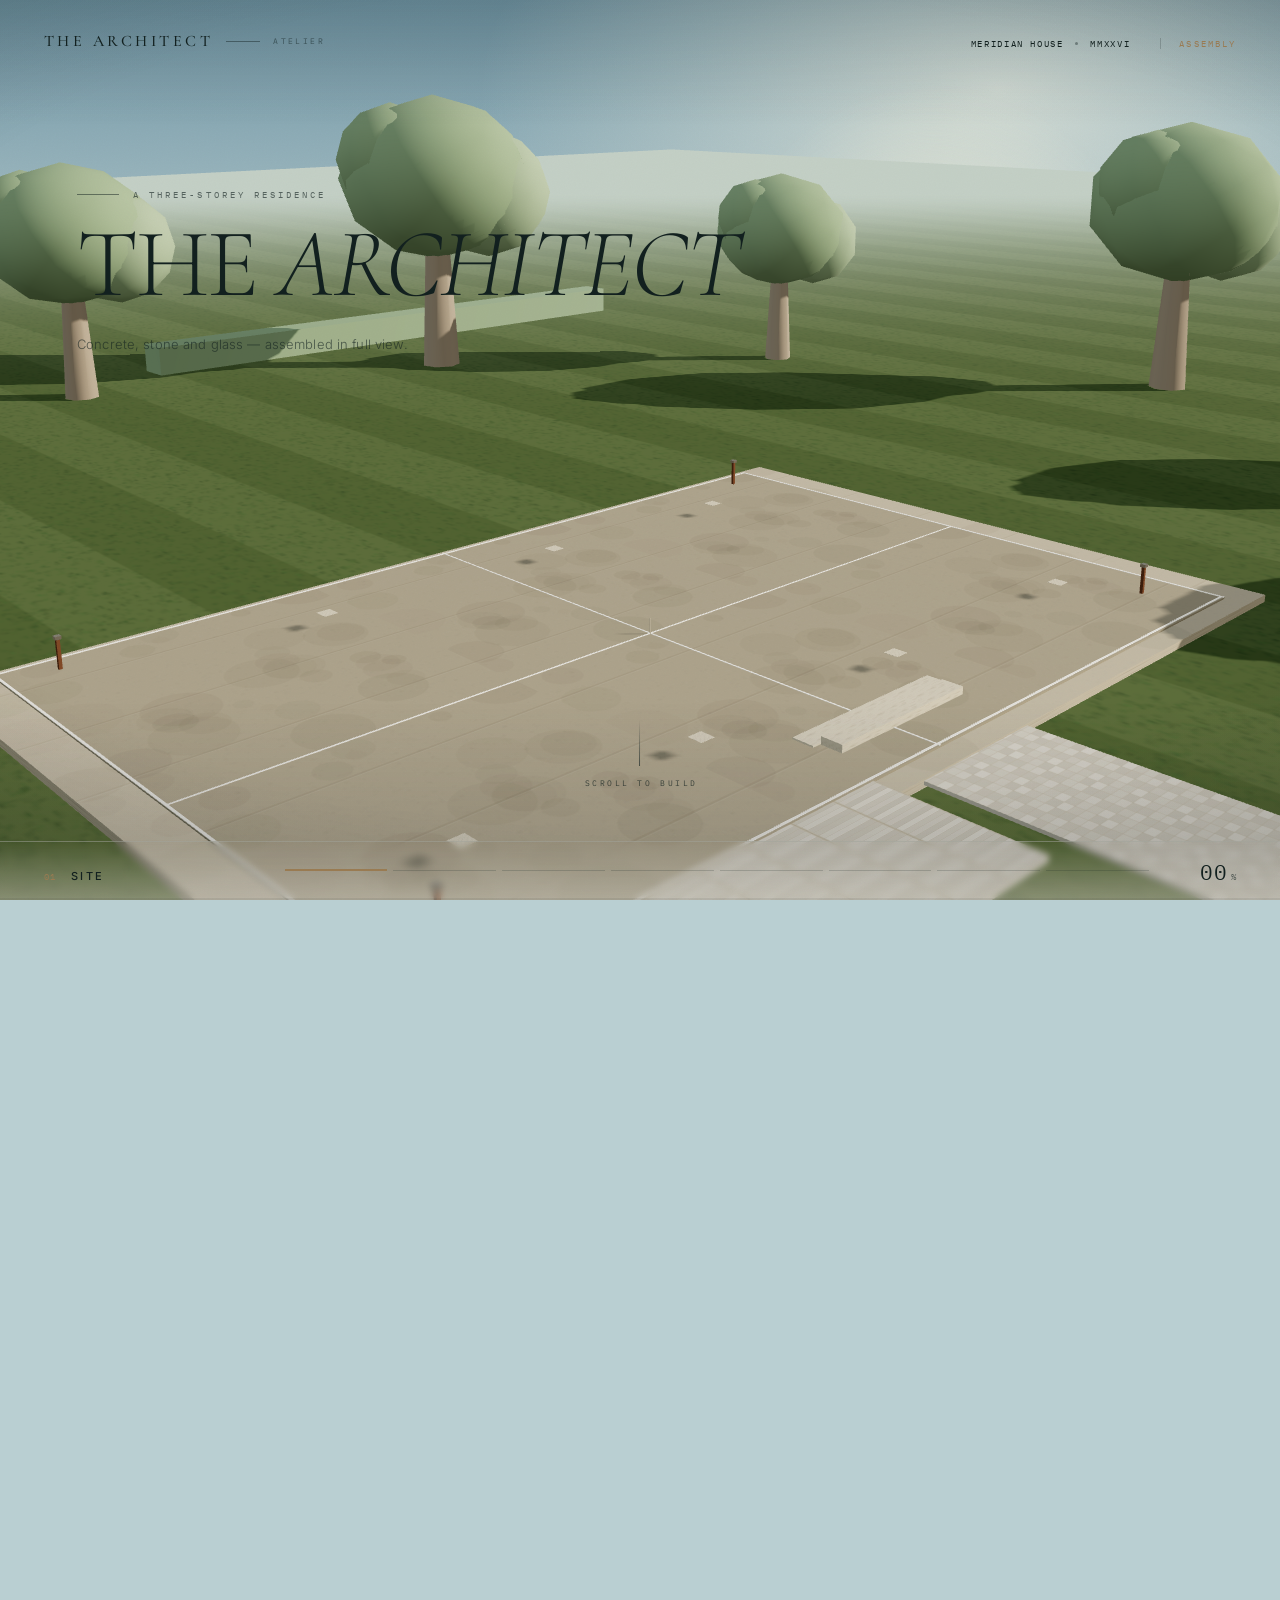
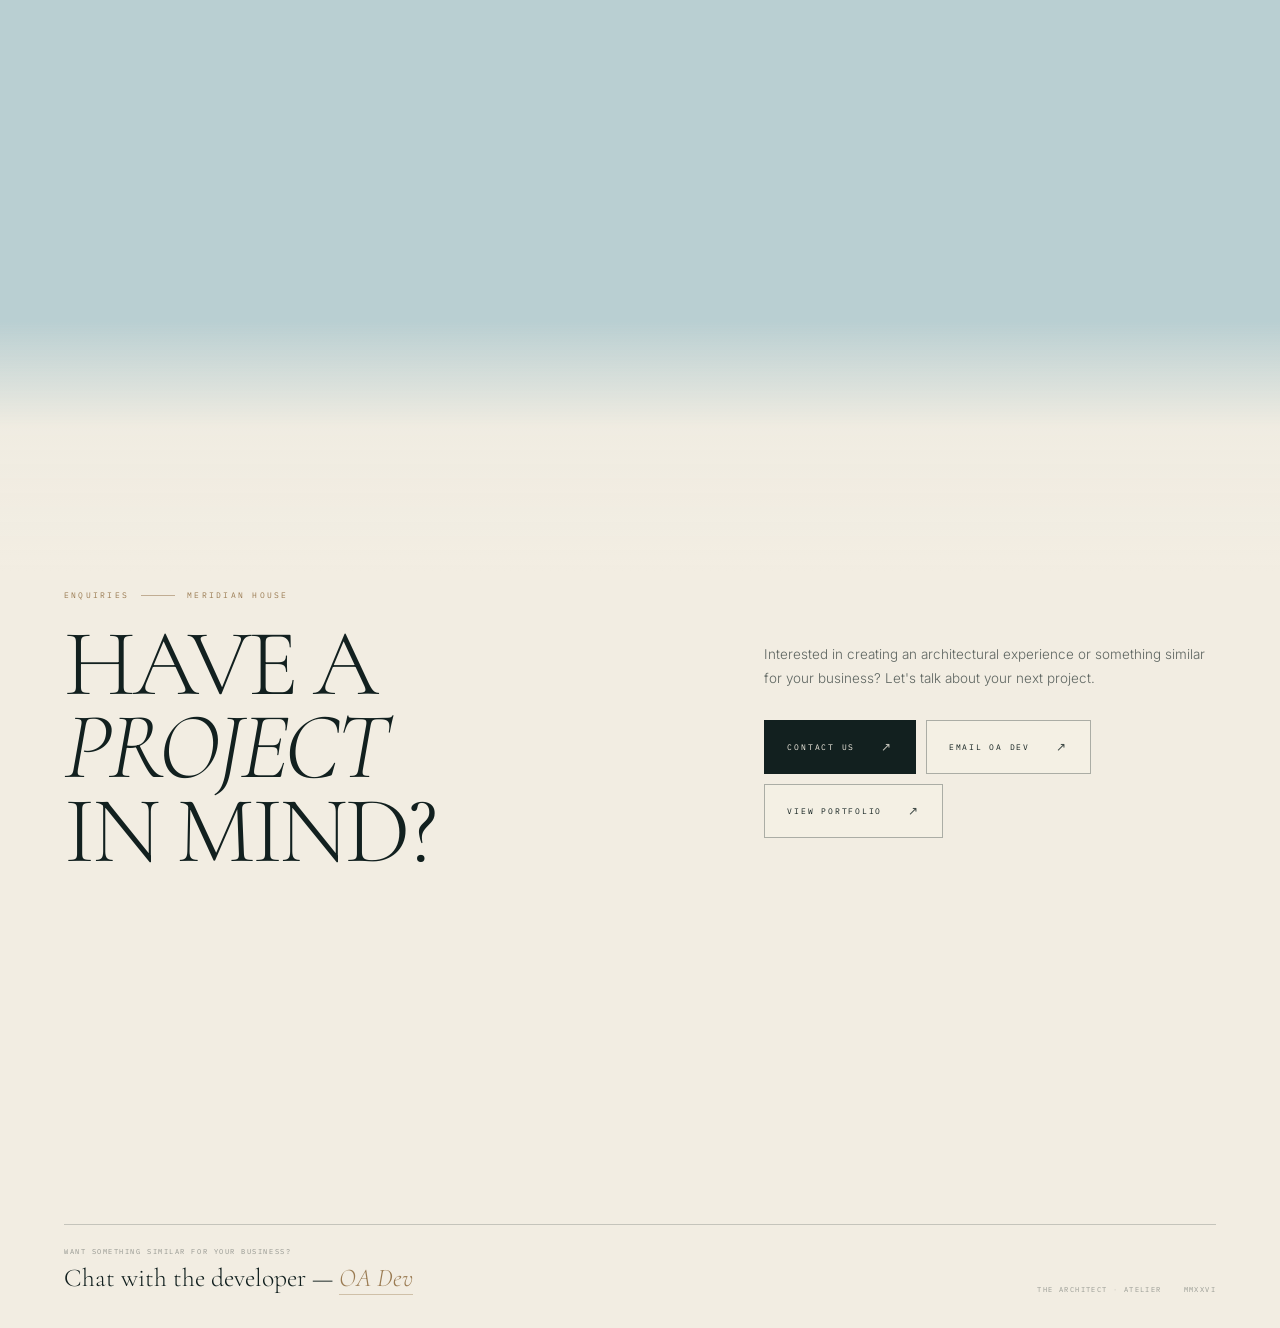
<file: index.html>
<!DOCTYPE html>
<html lang="en">
<head>
<meta charset="utf-8" />
<meta name="viewport" content="width=device-width, initial-scale=1, viewport-fit=cover" />
<meta name="theme-color" content="#b9cfd2" />
<script>
  // Must run before the browser restores a previous scroll position on reload.
  if ('scrollRestoration' in history) history.scrollRestoration = 'manual';
</script>
<title>THE ARCHITECT — Meridian House</title>
<meta name="description" content="A three-storey modernist residence, assembled before you. Scroll to build, then explore exterior, cutaway and interior views." />
<link rel="preload" href="assets/fonts/cormorant-garamond-300-normal-latin.woff2" as="font" type="font/woff2" crossorigin />
<link rel="preload" href="assets/fonts/inter-400-normal-latin.woff2" as="font" type="font/woff2" crossorigin />
<link rel="stylesheet" href="css/fonts.css" />
<link rel="stylesheet" href="css/experience.css" />
</head>
<body class="is-building" data-mode="exterior">
<a class="skip-link" href="#build">Skip to experience</a>

  <div class="sky" aria-hidden="true"></div>
  <div class="sun" aria-hidden="true"></div>
  <div class="grain" aria-hidden="true"></div>
  <canvas id="stage" aria-label="Interactive three-dimensional model of Meridian House"></canvas>
  <div class="vignette" aria-hidden="true"></div>

  <div class="loader" id="loader" aria-hidden="true">
    <span class="loader__mark">THE ARCHITECT</span>
    <span class="loader__line"><i></i></span>
  </div>

  <header class="bar">
    <a class="mark" href="#" aria-label="The Architect — return to start">
      <span class="mark__name">THE ARCHITECT</span>
      <span class="mark__rule" aria-hidden="true"></span>
      <span class="mark__sub">ATELIER</span>
    </a>
    <div class="bar__meta">
      <span>MERIDIAN HOUSE</span>
      <span class="bar__dot" aria-hidden="true"></span>
      <span>MMXXVI</span>
      <span class="bar__status" id="status">ASSEMBLY</span>
    </div>
  </header>

  <section class="intro" id="intro" aria-label="Introduction">
    <p class="intro__eyebrow">A THREE-STOREY RESIDENCE</p>
    <h1 class="intro__title">THE <em>ARCHITECT</em></h1>
    <p class="intro__sub">Concrete, stone and glass — assembled in full view.</p>
  </section>

  <div class="cue" id="cue" aria-hidden="true">
    <span class="cue__line"></span>
    <span class="cue__text">SCROLL TO BUILD</span>
  </div>

  <div class="enter-cue" id="enterCue" aria-hidden="true">
    <span class="enter-cue__text">CONTINUE TO ENTER</span>
    <span class="enter-cue__line"></span>
  </div>

  <section class="build" id="build" aria-label="Scroll-driven construction">
    <div class="hud" id="buildHud" aria-hidden="true">
      <div class="hud__stage">
        <span class="hud__num" id="stageNum">01</span>
        <span class="hud__name" id="stageName">SITE</span>
      </div>
      <div class="hud__ticks" id="ticks">
        <i></i><i></i><i></i><i></i><i></i><i></i><i></i><i></i>
      </div>
      <div class="hud__pct"><span id="buildPercent">00</span><small>%</small></div>
      <div class="hud__bar"><i id="buildBar"></i></div>
    </div>
  </section>

  <section class="reveal" id="reveal" aria-label="Completed residence"></section>

  <section class="tour" id="tour" aria-label="Interior walkthrough">
    <div class="tourHud" id="tourHud" aria-hidden="true">
      <p class="tourHud__floor"><span id="tourCount">01</span><span class="tourHud__sep">/</span><span id="tourFloor">GROUND FLOOR</span></p>
      <p class="tourHud__room" id="tourRoom">Living Room</p>
      <p class="tourHud__meta" id="tourMeta">GARDEN ASPECT</p>
    </div>
  </section>

  <div class="viewer" id="viewer" aria-label="Building viewer controls">

    <div class="modes" role="tablist" aria-label="Viewing mode">
      <button class="mode is-on" data-mode="exterior" role="tab" aria-selected="true" aria-controls="viewPanel" tabindex="0"><span>01</span>EXTERIOR</button>
      <button class="mode" data-mode="cutaway" role="tab" aria-selected="false" aria-controls="viewPanel" tabindex="-1"><span>02</span>CUTAWAY</button>
      <button class="mode" data-mode="interior" role="tab" aria-selected="false" aria-controls="viewPanel" tabindex="-1"><span>03</span>INTERIOR</button>
    </div>

    <div class="panel" id="viewPanel">
      <div class="panel__group" data-panel="exterior">
        <span class="panel__label">VIEWPOINT</span>
        <div class="seg" role="group" aria-label="Camera viewpoint">
          <button data-preset="front">FRONT</button>
          <button data-preset="threequarter" class="is-on">3/4</button>
          <button data-preset="side">SIDE</button>
          <button data-preset="elevated">ELEVATED</button>
        </div>
      </div>

      <div class="panel__group" data-panel="cutaway">
        <span class="panel__label">FLOOR VISIBILITY</span>
        <div class="seg" role="group" aria-label="Floor visibility">
          <button data-level="0" class="is-on">01</button>
          <button data-level="1" class="is-on">02</button>
          <button data-level="2" class="is-on">03</button>
          <button data-level="all" class="is-on">ALL</button>
        </div>
        <span class="panel__note">Façade removed to reveal the three-level structure.</span>
      </div>

      <div class="panel__group" data-panel="interior">
        <span class="panel__label">INTERIOR</span>
        <button class="enter-rooms" id="enterRooms">OPEN ROOM VIEWS <span aria-hidden="true">↗</span></button>
      </div>
    </div>

    <div class="zoomer" id="zoomer">
      <button id="zoomOut" aria-label="Zoom out">−</button>
      <button id="zoomIn" aria-label="Zoom in">+</button>
      <button id="zoomReset" class="zoomer__reset" aria-label="Reset view">RESET</button>
    </div>

    <p class="hint" id="hint">DRAG TO ORBIT <span>·</span> PINCH OR ± TO ZOOM</p>
    <div class="viewer__foot">
      <p class="viewer__label" id="viewLabel">EXTERIOR — THREE-QUARTER</p>
      <button class="replay" id="replay">REPLAY BUILD <span aria-hidden="true">↺</span></button>
    </div>
  </div>

  <div class="interior" id="interior" aria-hidden="true" role="dialog" aria-modal="true" aria-label="Interior views">
    <div class="interior__wrap">
      <header class="interior__head">
        <div class="interior__title">
          <p class="kicker">INTERIORS <span>/</span> <span id="interiorFloorLabel">GROUND FLOOR</span></p>
          <h2 id="roomTitle">Living Room</h2>
        </div>
        <button class="interior__close" id="interiorClose">CLOSE <span aria-hidden="true">×</span></button>
      </header>

      <div class="interior__body">
        <aside class="interior__nav">
          <div class="floors" id="interiorFloors" role="tablist" aria-label="Floor">
            <button data-floor="0" class="is-on" role="tab" aria-selected="true"><i>01</i>GROUND</button>
            <button data-floor="1" role="tab" aria-selected="false"><i>02</i>FIRST</button>
            <button data-floor="2" role="tab" aria-selected="false"><i>03</i>SECOND</button>
          </div>
          <div class="rooms" id="interiorRooms"></div>
          <p class="interior__note">Nine rooms across three levels.</p>
        </aside>

        <figure class="interior__figure">
          <div class="interior__scene" id="roomScene" role="tabpanel" aria-live="polite"></div>
          <figcaption class="interior__cap">
            <span id="roomIndex">01 / 09</span>
            <span id="roomMeta">GROUND FLOOR</span>
          </figcaption>
        </figure>
      </div>
    </div>
  </div>

  <section class="contact" id="contact" aria-label="Contact the atelier">
    <div class="contact__inner">
      <div class="contact__top">
        <div class="contact__head">
          <p class="contact__eyebrow"><span>ENQUIRIES</span><i aria-hidden="true"></i><span>MERIDIAN HOUSE</span></p>
          <h2 class="contact__title">HAVE A<br><em>PROJECT</em><br>IN MIND?</h2>
        </div>
        <div class="contact__body">
          <p class="contact__copy">Interested in creating an architectural experience or something similar for your business? Let's talk about your next project.</p>
          <div class="contact__actions">
            <a class="contact__btn contact__btn--primary" id="contactUs" href="#contact">CONTACT US <span aria-hidden="true">↗</span></a>
            <a class="contact__btn contact__btn--ghost" id="contactSchedule" href="#contact">SCHEDULE A CONSULTATION <span aria-hidden="true">↗</span></a>
            <a class="contact__btn contact__btn--ghost" id="contactEmail" href="mailto:olaide.frontend@gmail.com">EMAIL OA DEV <span aria-hidden="true">↗</span></a>
            <a class="contact__btn contact__btn--ghost" id="contactPortfolio" href="https://olaidedev.netlify.app" target="_blank" rel="noopener noreferrer">VIEW PORTFOLIO <span aria-hidden="true">↗</span></a>
          </div>
          <p class="contact__note" id="contactNote" role="status"></p>
        </div>
      </div>

      <footer class="contact__footer">
        <div class="credit">
          <p class="credit__lead">Want something similar for your business?</p>
          <p class="credit__line">Chat with the developer — <a class="credit__brand" id="devLink" href="#contact">OA Dev</a></p>
        </div>
        <div class="contact__meta">
          <span>THE ARCHITECT <span aria-hidden="true">·</span> ATELIER</span>
          <span>MMXXVI</span>
        </div>
      </footer>
    </div>
  </section>

  <script src="js/vendor/gsap.min.js"></script>
  <script src="js/vendor/ScrollTrigger.min.js"></script>
  <script src="js/vendor/three.min.js"></script>
  <script src="js/villa.js"></script>
  <script src="js/interiors.js"></script>
  <script src="js/experience.js"></script>
</body>
</html>
</file>
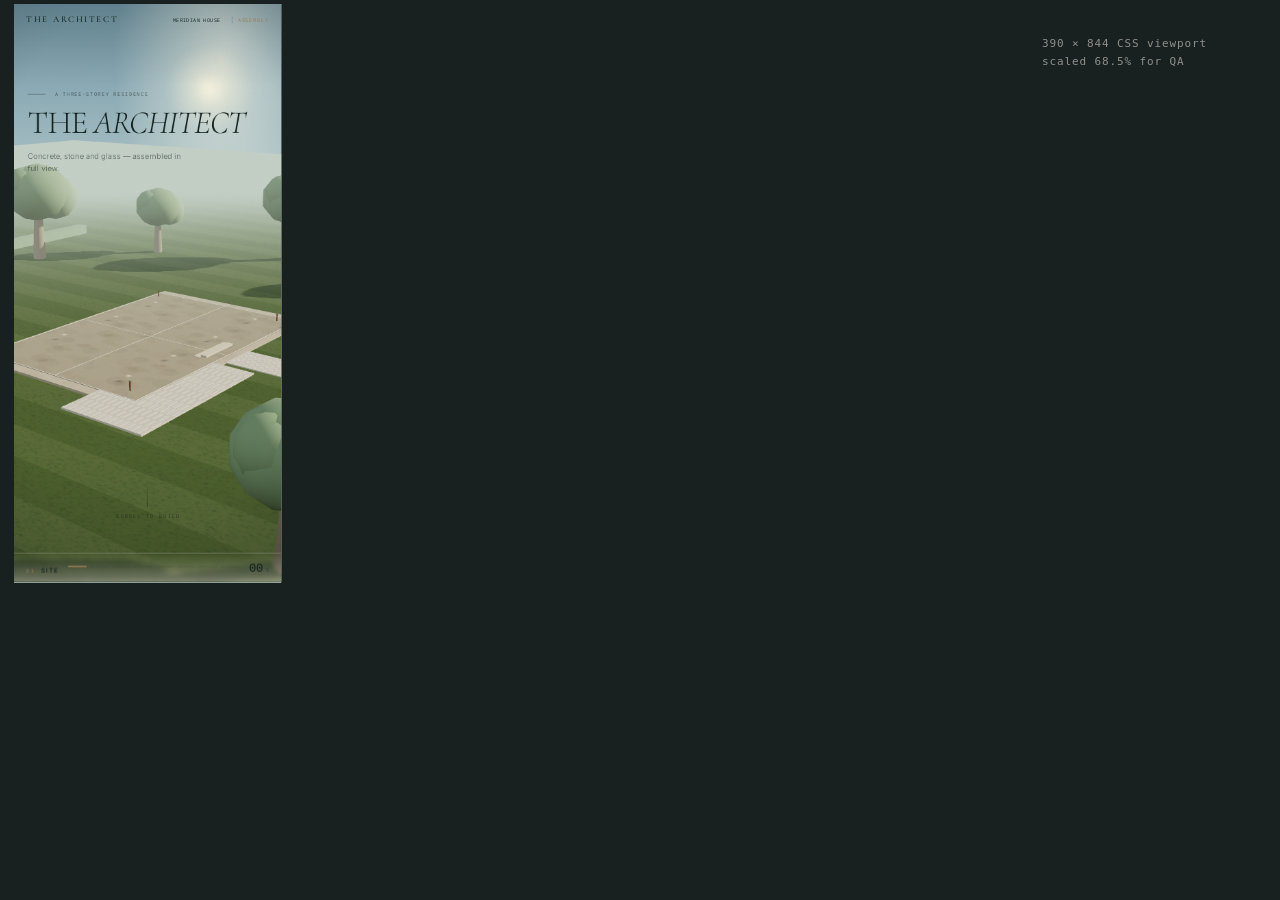
<file: _review/mobile.html>
<!doctype html>
<html lang="en">
<head>
<meta charset="utf-8" />
<title>Mobile QA</title>
<style>
  html, body { margin: 0; height: 100%; background: #182020; overflow: hidden; }
  .phone {
    position: absolute; left: 14px; top: 4px;
    width: 390px; height: 844px; border: 0;
    transform: scale(0.685); transform-origin: top left;
    background: #f2ede2;
  }
  .note {
    position: absolute; right: 28px; top: 24px; width: 210px;
    font: 11px/1.6 ui-monospace, monospace; letter-spacing: .08em;
    color: rgba(242,237,226,.55);
  }
</style>
</head>
<body>
  <iframe class="phone" id="phone" src="/"></iframe>
  <p class="note">390 × 844 CSS viewport<br />scaled 68.5% for QA</p>
</body>
</html>
</file>
<file: css/fonts.css>
/* Local font faces - Cormorant Garamond, Inter, IBM Plex Mono */
@font-face{font-family:'Cormorant Garamond';font-style:italic;font-weight:300;font-display:swap;src:url('../assets/fonts/cormorant-garamond-300-italic-latin.woff2') format('woff2');unicode-range:U+0000-00FF, U+0131, U+0152-0153, U+02BB-02BC, U+02C6, U+02DA, U+02DC, U+0304, U+0308, U+0329, U+2000-206F, U+20AC, U+2122, U+2191, U+2193, U+2212, U+2215, U+FEFF, U+FFFD;}
@font-face{font-family:'Cormorant Garamond';font-style:italic;font-weight:400;font-display:swap;src:url('../assets/fonts/cormorant-garamond-400-italic-latin.woff2') format('woff2');unicode-range:U+0000-00FF, U+0131, U+0152-0153, U+02BB-02BC, U+02C6, U+02DA, U+02DC, U+0304, U+0308, U+0329, U+2000-206F, U+20AC, U+2122, U+2191, U+2193, U+2212, U+2215, U+FEFF, U+FFFD;}
@font-face{font-family:'Cormorant Garamond';font-style:normal;font-weight:300;font-display:swap;src:url('../assets/fonts/cormorant-garamond-300-normal-latin.woff2') format('woff2');unicode-range:U+0000-00FF, U+0131, U+0152-0153, U+02BB-02BC, U+02C6, U+02DA, U+02DC, U+0304, U+0308, U+0329, U+2000-206F, U+20AC, U+2122, U+2191, U+2193, U+2212, U+2215, U+FEFF, U+FFFD;}
@font-face{font-family:'Cormorant Garamond';font-style:normal;font-weight:400;font-display:swap;src:url('../assets/fonts/cormorant-garamond-400-normal-latin.woff2') format('woff2');unicode-range:U+0000-00FF, U+0131, U+0152-0153, U+02BB-02BC, U+02C6, U+02DA, U+02DC, U+0304, U+0308, U+0329, U+2000-206F, U+20AC, U+2122, U+2191, U+2193, U+2212, U+2215, U+FEFF, U+FFFD;}
@font-face{font-family:'Cormorant Garamond';font-style:normal;font-weight:500;font-display:swap;src:url('../assets/fonts/cormorant-garamond-500-normal-latin.woff2') format('woff2');unicode-range:U+0000-00FF, U+0131, U+0152-0153, U+02BB-02BC, U+02C6, U+02DA, U+02DC, U+0304, U+0308, U+0329, U+2000-206F, U+20AC, U+2122, U+2191, U+2193, U+2212, U+2215, U+FEFF, U+FFFD;}
@font-face{font-family:'IBM Plex Mono';font-style:normal;font-weight:400;font-display:swap;src:url('../assets/fonts/ibm-plex-mono-400-normal-latin.woff2') format('woff2');unicode-range:U+0000-00FF, U+0131, U+0152-0153, U+02BB-02BC, U+02C6, U+02DA, U+02DC, U+0304, U+0308, U+0329, U+2000-206F, U+20AC, U+2122, U+2191, U+2193, U+2212, U+2215, U+FEFF, U+FFFD;}
@font-face{font-family:'IBM Plex Mono';font-style:normal;font-weight:500;font-display:swap;src:url('../assets/fonts/ibm-plex-mono-500-normal-latin.woff2') format('woff2');unicode-range:U+0000-00FF, U+0131, U+0152-0153, U+02BB-02BC, U+02C6, U+02DA, U+02DC, U+0304, U+0308, U+0329, U+2000-206F, U+20AC, U+2122, U+2191, U+2193, U+2212, U+2215, U+FEFF, U+FFFD;}
@font-face{font-family:'Inter';font-style:normal;font-weight:300;font-display:swap;src:url('../assets/fonts/inter-300-normal-latin.woff2') format('woff2');unicode-range:U+0000-00FF, U+0131, U+0152-0153, U+02BB-02BC, U+02C6, U+02DA, U+02DC, U+0304, U+0308, U+0329, U+2000-206F, U+20AC, U+2122, U+2191, U+2193, U+2212, U+2215, U+FEFF, U+FFFD;}
@font-face{font-family:'Inter';font-style:normal;font-weight:400;font-display:swap;src:url('../assets/fonts/inter-400-normal-latin.woff2') format('woff2');unicode-range:U+0000-00FF, U+0131, U+0152-0153, U+02BB-02BC, U+02C6, U+02DA, U+02DC, U+0304, U+0308, U+0329, U+2000-206F, U+20AC, U+2122, U+2191, U+2193, U+2212, U+2215, U+FEFF, U+FFFD;}
@font-face{font-family:'Inter';font-style:normal;font-weight:500;font-display:swap;src:url('../assets/fonts/inter-500-normal-latin.woff2') format('woff2');unicode-range:U+0000-00FF, U+0131, U+0152-0153, U+02BB-02BC, U+02C6, U+02DA, U+02DC, U+0304, U+0308, U+0329, U+2000-206F, U+20AC, U+2122, U+2191, U+2193, U+2212, U+2215, U+FEFF, U+FFFD;}
@font-face{font-family:'Inter';font-style:normal;font-weight:600;font-display:swap;src:url('../assets/fonts/inter-600-normal-latin.woff2') format('woff2');unicode-range:U+0000-00FF, U+0131, U+0152-0153, U+02BB-02BC, U+02C6, U+02DA, U+02DC, U+0304, U+0308, U+0329, U+2000-206F, U+20AC, U+2122, U+2191, U+2193, U+2212, U+2215, U+FEFF, U+FFFD;}
</file>
<file: css/experience.css>
/* ============================================================
   THE ARCHITECT — experience.css
   ============================================================ */

:root{
  --ink:#12201f;
  --ink-soft:rgba(18,32,31,.62);
  --ink-faint:rgba(18,32,31,.38);
  --paper:#f2ede2;
  --paper-glass:rgba(244,240,230,.56);
  --bronze:#9a7b52;
  --bronze-light:#c6a97f;
  --line:rgba(18,32,31,.2);
  --serif:'Cormorant Garamond', Georgia, serif;
  --sans:'Inter', system-ui, -apple-system, sans-serif;
  --mono:'IBM Plex Mono', ui-monospace, monospace;
}

*,*::before,*::after{box-sizing:border-box;}

.skip-link{
  position:fixed; left:16px; top:-80px; z-index:999;
  padding:12px 16px; background:var(--paper); color:var(--ink);
  border:1px solid var(--ink); font-family:var(--mono); font-size:10px;
}
.skip-link:focus{top:16px;}

:focus-visible{
  outline:3px solid #d7b77d;
  outline-offset:3px;
}

html{
  background:#b9cfd2;
  scroll-behavior:auto;
  -webkit-text-size-adjust:100%;
}

body{
  margin:0;
  min-height:1392vh;
  overflow-x:hidden;
  color:var(--ink);
  font-family:var(--sans);
  font-weight:400;
  -webkit-font-smoothing:antialiased;
  text-rendering:optimizeLegibility;
}

body.is-static{min-height:0;height:100vh;overflow:hidden;}
body.is-static .build{height:100vh;}
body.is-static .reveal{display:none;}
body.is-static .tour{height:0;display:block;}
body.is-static .contact{display:none;}

button{font:inherit;color:inherit;background:none;border:0;padding:0;cursor:pointer;}
a{color:inherit;text-decoration:none;}
::selection{background:var(--ink);color:var(--paper);}

/* ---------- atmosphere ---------- */
.sky{
  position:fixed; inset:0; z-index:0; pointer-events:none;
  background:
    radial-gradient(70% 55% at 78% 10%, rgba(255,250,232,.62) 0%, rgba(255,250,232,0) 58%),
    radial-gradient(120% 60% at 50% 62%, rgba(240,231,209,.55) 0%, rgba(240,231,209,0) 60%),
    linear-gradient(180deg,#6f94a3 0%,#8fadb7 16%,#b3c8c9 34%,#d3d8ce 48%,#e4ddca 60%,#cdc2a9 76%,#9a9a80 100%);
}
.sun{
  position:fixed; z-index:0; pointer-events:none;
  right:8vw; top:6vh; width:38vw; height:38vw; max-width:620px; max-height:620px;
  background:radial-gradient(circle, rgba(255,248,225,.9) 0%, rgba(255,246,218,.35) 26%, rgba(255,246,218,0) 62%);
  filter:blur(6px);
}
#stage{
  position:fixed; inset:0; width:100%; height:100%; z-index:1;
  display:block; outline:none;
  touch-action:pan-y;
}
.grain{
  position:fixed; inset:0; z-index:70; pointer-events:none; opacity:.05;
  mix-blend-mode:multiply;
  background-image:url("data:image/svg+xml,%3Csvg xmlns='http://www.w3.org/2000/svg' width='180' height='180'%3E%3Cfilter id='n'%3E%3CfeTurbulence type='fractalNoise' baseFrequency='0.82' numOctaves='3' stitchTiles='stitch'/%3E%3C/filter%3E%3Crect width='180' height='180' filter='url(%23n)' opacity='0.55'/%3E%3C/svg%3E");
}
.vignette{
  position:fixed; inset:0; z-index:2; pointer-events:none;
  background:
    radial-gradient(120% 90% at 50% 45%, rgba(10,18,18,0) 52%, rgba(10,18,18,.24) 100%),
    linear-gradient(180deg, rgba(10,18,18,.14) 0%, rgba(10,18,18,0) 14%, rgba(10,18,18,0) 78%, rgba(10,18,18,.16) 100%);
}

/* ---------- loader ---------- */
.loader{
  position:fixed; inset:0; z-index:120;
  display:flex; flex-direction:column; align-items:center; justify-content:center; gap:22px;
  background:#0d1617;
  transition:opacity .8s ease, visibility .8s;
}
.loader.is-done{opacity:0; visibility:hidden;}
.loader__mark{
  font-family:var(--serif); font-weight:400; font-size:13px; letter-spacing:.42em;
  color:#efe9dd; text-indent:.42em;
}
.loader__line{display:block; width:180px; height:1px; background:rgba(239,233,221,.18); overflow:hidden;}
.loader__line i{display:block; height:100%; width:0; background:var(--bronze-light); animation:load 1.6s cubic-bezier(.4,0,.2,1) forwards;}
@keyframes load{from{width:0}to{width:100%}}

/* ---------- header ---------- */
.bar{
  position:fixed; top:0; left:0; right:0; z-index:45;
  display:flex; align-items:flex-start; justify-content:space-between;
  padding:clamp(18px,2.6vw,34px) clamp(20px,3.4vw,52px);
  pointer-events:none;
}
.mark{display:flex; align-items:center; gap:13px; pointer-events:auto;}
.mark__name{
  font-family:var(--serif); font-weight:500; font-size:16px; letter-spacing:.22em;
  line-height:1;
}
.mark__rule{display:block; width:34px; height:1px; background:var(--ink); opacity:.45;}
.mark__sub{
  font-family:var(--mono); font-size:8px; letter-spacing:.3em; opacity:.55;
}
.bar__meta{
  display:flex; align-items:center; gap:12px;
  font-family:var(--mono); font-size:9px; letter-spacing:.18em;
  padding-top:5px;
}
.bar__dot{width:3px;height:3px;border-radius:50%;background:var(--ink);opacity:.4;}
.bar__status{
  margin-left:18px; padding-left:18px; border-left:1px solid var(--line);
  color:var(--bronze); letter-spacing:.24em;
}

/* ---------- intro ---------- */
.intro{
  position:fixed; z-index:20; pointer-events:none;
  left:clamp(20px,6vw,92px); top:clamp(120px,21vh,230px);
  max-width:min(760px,82vw);
  will-change:opacity, transform;
}
.intro__eyebrow{
  margin:0 0 22px; display:flex; align-items:center; gap:14px;
  font-family:var(--mono); font-size:9px; letter-spacing:.34em; color:var(--ink-soft);
  text-transform:uppercase;
}
.intro__eyebrow::before{content:""; display:block; width:42px; height:1px; background:var(--ink); opacity:.5;}
.intro__title{
  margin:0;
  font-family:var(--serif); font-weight:300; font-style:normal;
  font-size:clamp(52px,7.6vw,116px); line-height:.88; letter-spacing:-.025em;
  color:var(--ink);
}
.intro__title em{font-style:italic; font-weight:300; letter-spacing:-.02em;}
.intro__sub{
  margin:26px 0 0; max-width:360px;
  font-size:13px; font-weight:300; line-height:1.65; letter-spacing:.01em;
  color:var(--ink-soft);
}

/* ---------- scroll cue ---------- */
.cue{
  position:fixed; z-index:21; left:50%; bottom:112px; transform:translateX(-50%);
  display:flex; flex-direction:column; align-items:center; gap:12px;
  pointer-events:none; transition:opacity .4s;
}
.cue__line{display:block; width:1px; height:46px; background:linear-gradient(to bottom, rgba(18,32,31,0), rgba(18,32,31,.65));}
.cue__text{font-family:var(--mono); font-size:8px; letter-spacing:.32em; color:rgba(18,32,31,.72); text-indent:.32em;}

/* ---------- enter cue ---------- */
.enter-cue{
  position:fixed; z-index:32; left:50%; bottom:112px; transform:translateX(-50%);
  display:flex; flex-direction:row; align-items:center; gap:12px;
  padding:11px 18px;
  background:rgba(244,240,230,.74);
  border:1px solid rgba(18,32,31,.22);
  -webkit-backdrop-filter:blur(10px); backdrop-filter:blur(10px);
  box-shadow:0 12px 34px rgba(18,32,31,.10);
  opacity:0; visibility:hidden; pointer-events:none;
  transition:opacity .6s ease, visibility .6s;
}
body.is-reveal .enter-cue{opacity:1; visibility:visible;}
.enter-cue__text{
  font-family:var(--mono); font-size:8px; letter-spacing:.30em;
  color:var(--ink); text-indent:.30em; white-space:nowrap;
}
.enter-cue__line{
  width:34px; height:1px; background:rgba(18,32,31,.55);
}

/* ---------- scroll sections ---------- */
.reveal{position:relative; z-index:10; height:100vh; pointer-events:none;}
.tour{position:relative; z-index:10; height:560vh; pointer-events:none;}

/* ---------- tour hud ---------- */
.tourHud{
  position:fixed; z-index:31; right:clamp(20px,3.4vw,52px); bottom:42px;
  margin:0; text-align:right; pointer-events:none;
  opacity:0; visibility:hidden; transform:translateY(8px);
  transition:opacity .5s ease, transform .5s ease, visibility .5s;
  text-shadow:0 1px 18px rgba(240,235,222,.55);
}
.tourHud.is-on{opacity:1; visibility:visible; transform:none;}
.tourHud__floor{
  margin:0 0 7px; display:flex; align-items:center; justify-content:flex-end; gap:8px;
  font-family:var(--mono); font-size:8px; letter-spacing:.28em; color:var(--bronze);
}
.tourHud__sep{opacity:.45;}
.tourHud__room{
  margin:0; font-family:var(--serif); font-weight:300; font-size:clamp(24px,2.6vw,36px);
  line-height:1; letter-spacing:-.01em; color:var(--ink);
}
.tourHud__meta{
  margin:8px 0 0; font-family:var(--mono); font-size:7px; letter-spacing:.24em;
  color:rgba(18,32,31,.5);
}

/* keep the frame clear while inside the house */
.panel,.zoomer,.hint{transition:opacity .45s ease, visibility .45s;}
body.is-inside .panel,
body.is-inside .zoomer,
body.is-inside .hint{opacity:0; visibility:hidden; pointer-events:none;}
body.is-inside .enter-cue{opacity:0; visibility:hidden;}

/* ---------- construction hud ---------- */
.build{
  position:relative; z-index:10;
  height:620vh;
  pointer-events:none;
}
.hud{
  position:fixed; z-index:30; left:0; right:0; bottom:0;
  display:grid; grid-template-columns:auto 1fr auto; align-items:end; gap:clamp(20px,4vw,60px);
  padding:20px clamp(20px,3.4vw,52px) 17px;
  border-top:1px solid rgba(18,32,31,.16);
  background:linear-gradient(to top, rgba(232,227,213,.42), rgba(232,227,213,0));
  -webkit-backdrop-filter:blur(3px); backdrop-filter:blur(3px);
  color:var(--ink);
  transition:opacity .5s ease, transform .5s ease;
}
.hud.is-out{opacity:0; transform:translateY(16px); pointer-events:none;}
.hud__stage{display:flex; align-items:baseline; gap:14px; min-width:190px;}
.hud__num{font-family:var(--mono); font-size:9px; letter-spacing:.18em; color:var(--bronze);}
.hud__name{font-size:11px; font-weight:500; letter-spacing:.22em; white-space:nowrap;}
.hud__ticks{display:flex; align-items:center; gap:6px; align-self:center; padding-bottom:5px;}
.hud__ticks i{display:block; flex:1; height:1px; background:rgba(18,32,31,.18); transition:background .35s ease;}
.hud__ticks i.is-done{background:rgba(18,32,31,.75);}
.hud__ticks i.is-now{background:var(--bronze); height:2px; margin-top:-.5px;}
.hud__pct{font-family:var(--mono); font-size:21px; letter-spacing:.04em; line-height:1; font-variant-numeric:tabular-nums;}
.hud__pct small{font-size:9px; margin-left:3px; opacity:.55;}
.hud__bar{position:absolute; left:0; bottom:0; height:2px; width:100%; background:rgba(18,32,31,.08);}
.hud__bar i{display:block; height:100%; width:0; background:var(--bronze);}

/* ---------- viewer ---------- */
.viewer{
  position:fixed; inset:0; z-index:35; pointer-events:none;
  opacity:0; visibility:hidden; transition:opacity .7s ease, visibility .7s;
}
body.is-complete .viewer{opacity:1; visibility:visible;}

.modes{
  position:absolute; left:50%; top:clamp(70px,10.5vh,100px); transform:translateX(-50%);
  display:flex; gap:2px; padding:4px;
  border:1px solid rgba(18,32,31,.26); border-radius:999px;
  background:rgba(246,242,232,.82);
  -webkit-backdrop-filter:blur(14px); backdrop-filter:blur(14px);
  pointer-events:auto;
  box-shadow:0 12px 40px rgba(20,32,32,.12);
}
.mode{
  display:flex; align-items:center; gap:7px;
  padding:10px 17px; border-radius:999px;
  font-family:var(--mono); font-size:8px; letter-spacing:.2em;
  color:var(--ink-soft); transition:background .3s, color .3s;
  white-space:nowrap;
}
.mode span{font-size:7px; opacity:.5;}
.mode:hover{color:var(--ink);}
.mode.is-on{background:var(--ink); color:var(--paper);}
.mode.is-on span{opacity:.55;}

.panel{
  position:absolute; left:clamp(20px,3.4vw,52px); bottom:96px;
  display:flex; flex-direction:column; gap:20px; max-width:420px;
  pointer-events:auto;
}
.panel__group{display:none; flex-direction:column;}
body[data-mode="exterior"] .panel__group[data-panel="exterior"]{display:flex;}
body[data-mode="cutaway"] .panel__group[data-panel="cutaway"]{display:flex;}
body[data-mode="interior"] .panel__group[data-panel="interior"]{display:flex;}

.panel__label{
  font-family:var(--mono); font-size:8px; letter-spacing:.26em;
  color:rgba(18,32,31,.72); margin-bottom:9px;
}
.seg{
  display:flex; width:fit-content;
  border:1px solid rgba(18,32,31,.26);
  background:rgba(246,242,232,.8);
  -webkit-backdrop-filter:blur(12px); backdrop-filter:blur(12px);
  box-shadow:0 10px 30px rgba(20,32,32,.1);
}
.seg button{
  padding:9px 13px;
  font-family:var(--mono); font-size:8px; letter-spacing:.16em;
  color:rgba(18,32,31,.74); border-right:1px solid rgba(18,32,31,.16);
  transition:background .25s, color .25s;
}
.seg button:last-child{border-right:0;}
.seg button:hover{color:var(--ink);}
.seg button.is-on{background:var(--ink); color:var(--paper);}
.panel__note{
  margin-top:10px; max-width:280px;
  font-size:10px; font-weight:300; line-height:1.6; color:rgba(18,32,31,.52);
}
.enter-rooms{
  width:fit-content; padding:12px 16px;
  display:flex; align-items:center; gap:18px;
  border:1px solid rgba(18,32,31,.26); background:rgba(246,242,232,.8);
  -webkit-backdrop-filter:blur(12px); backdrop-filter:blur(12px);
  font-family:var(--mono); font-size:8px; letter-spacing:.2em;
  transition:background .25s, color .25s;
}
.enter-rooms:hover{background:var(--ink); color:var(--paper);}
.enter-rooms span{font-size:12px;}

.zoomer{
  position:absolute; right:clamp(20px,3.4vw,52px); bottom:96px;
  display:flex; align-items:stretch; gap:5px; pointer-events:auto;
}
.zoomer button{
  width:34px; height:34px; display:grid; place-items:center;
  border:1px solid rgba(18,32,31,.26); background:rgba(246,242,232,.8);
  -webkit-backdrop-filter:blur(12px); backdrop-filter:blur(12px);
  font-family:var(--mono); font-size:13px; color:var(--ink);
  transition:background .25s, color .25s;
}
.zoomer button:hover{background:var(--ink); color:var(--paper);}
.zoomer__reset{width:auto !important; padding:0 12px; font-size:7px !important; letter-spacing:.18em;}

.hint{
  position:absolute; right:clamp(20px,3.4vw,52px); bottom:44px;
  margin:0; font-family:var(--mono); font-size:7px; letter-spacing:.22em;
  color:var(--ink-faint);
}
.hint span{margin:0 5px; opacity:.5;}
.viewer__foot{
  position:absolute; left:clamp(20px,3.4vw,52px); bottom:38px;
  display:flex; align-items:center; gap:24px; pointer-events:auto;
}
.viewer__label{
  margin:0; font-family:var(--mono); font-size:7px; letter-spacing:.24em;
  color:rgba(18,32,31,.55);
}
.replay{
  font-family:var(--mono); font-size:7px; letter-spacing:.22em;
  color:var(--ink-soft); padding-bottom:3px;
  border-bottom:1px solid rgba(18,32,31,.25);
  transition:color .25s, border-color .25s;
}
.replay:hover{color:var(--ink); border-color:var(--ink);}
.replay span{font-size:10px; margin-left:4px;}

/* ---------- interior overlay ---------- */
.interior{
  position:fixed; inset:0; z-index:90;
  background:#0c1415; color:#efe9dd;
  opacity:0; visibility:hidden;
  transition:opacity .55s ease, visibility .55s;
  overflow-y:auto; overflow-x:hidden;
}
.interior.is-open{opacity:1; visibility:visible;}
.interior__wrap{
  min-height:100svh; max-width:1540px; margin:0 auto;
  padding:clamp(20px,3.4vw,46px);
  display:flex; flex-direction:column;
}
.interior__head{
  display:flex; align-items:flex-end; justify-content:space-between; gap:20px;
  padding-bottom:18px; border-bottom:1px solid rgba(239,233,221,.15);
}
.kicker{
  margin:0 0 10px;
  font-family:var(--mono); font-size:8px; letter-spacing:.28em; color:var(--bronze-light);
}
.kicker span{opacity:.45; margin:0 4px;}
.interior__title h2{
  margin:0; font-family:var(--serif); font-weight:300;
  font-size:clamp(30px,3.6vw,52px); line-height:1; letter-spacing:-.015em;
}
.interior__close{
  display:flex; align-items:center; gap:12px;
  border:1px solid rgba(239,233,221,.28);
  padding:11px 14px;
  font-family:var(--mono); font-size:8px; letter-spacing:.2em;
  color:#efe9dd; transition:background .25s, color .25s;
  flex-shrink:0;
}
.interior__close:hover{background:#efe9dd; color:#0c1415;}
.interior__close span{font-size:15px; line-height:1; margin-top:-2px;}

.interior__body{
  flex:1; display:grid; grid-template-columns:290px minmax(0,1fr);
  gap:clamp(24px,4vw,64px); padding-top:26px; align-items:start;
}
.interior__nav{display:flex; flex-direction:column; gap:22px; min-width:0;}
.floors{display:flex; flex-direction:column; border-top:1px solid rgba(239,233,221,.13);}
.floors button{
  display:flex; align-items:baseline; gap:16px;
  padding:12px 0; border-bottom:1px solid rgba(239,233,221,.13);
  font-family:var(--mono); font-size:9px; letter-spacing:.2em;
  color:rgba(239,233,221,.5); transition:color .25s; text-align:left;
}
.floors button i{font-style:normal; font-size:8px; opacity:.55; letter-spacing:.1em;}
.floors button.is-on{color:#fff;}
.floors button.is-on i{color:var(--bronze-light);}

.rooms{display:flex; flex-direction:column; gap:1px;}
.rooms button{
  position:relative; text-align:left;
  padding:9px 0 9px 26px;
  font-family:var(--serif); font-weight:300; font-size:20px; letter-spacing:.01em;
  color:rgba(239,233,221,.52);
  transition:color .25s;
}
.rooms button::before{
  content:""; position:absolute; left:0; top:50%; width:11px; height:1px;
  background:rgba(239,233,221,.18); transition:background .25s, width .25s;
}
.rooms button:hover{color:rgba(239,233,221,.85);}
.rooms button.is-on{color:#fff;}
.rooms button.is-on::before{background:var(--bronze-light); width:17px;}
.interior__note{
  margin:auto 0 0; font-family:var(--mono); font-size:7px;
  letter-spacing:.2em; color:rgba(239,233,221,.28); text-transform:uppercase;
}

.interior__figure{margin:0; display:flex; flex-direction:column; gap:12px; min-width:0;}
.interior__scene{
  position:relative; width:100%; aspect-ratio:1000/640;
  background:#131d1e; overflow:hidden;
  border:1px solid rgba(239,233,221,.16);
  box-shadow:0 34px 80px rgba(0,0,0,.36);
}
.interior__scene svg{display:block; width:100%; height:100%;}
.interior__cap{
  display:flex; justify-content:space-between; gap:16px;
  font-family:var(--mono); font-size:7px; letter-spacing:.24em;
  color:rgba(239,233,221,.4);
}

/* ---------- contact ---------- */
.contact{
  position:relative; z-index:40;
  min-height:112vh;
  color:var(--ink);
  background:linear-gradient(180deg, rgba(242,237,226,0) 0, rgba(242,237,226,.96) 12vh, var(--paper) 28vh);
}
body.is-contact .viewer,
body.is-contact .tourHud{
  opacity:0; visibility:hidden; pointer-events:none;
  transition:opacity .4s ease, visibility .4s;
}
.contact__inner{
  min-height:112vh; max-width:1540px; margin:0 auto;
  padding:30vh clamp(24px,5vw,84px) 34px;
  display:flex; flex-direction:column;
}
.contact__top{
  display:grid; grid-template-columns:minmax(0,1.15fr) minmax(280px,.85fr);
  gap:clamp(36px,7vw,110px); align-items:end;
}
.contact__eyebrow{
  margin:0 0 22px; display:flex; align-items:center; gap:12px;
  font-family:var(--mono); font-size:8px; letter-spacing:.28em; color:var(--bronze);
  text-transform:uppercase;
}
.contact__eyebrow i{display:block; width:34px; height:1px; background:rgba(154,123,82,.55);}
.contact__title{
  margin:0; font-family:var(--serif); font-weight:300;
  font-size:clamp(52px,7.4vw,116px); line-height:.88; letter-spacing:-.035em;
}
.contact__title em{font-style:italic; font-weight:300;}
.contact__body{max-width:470px; padding-bottom:6px;}
.contact__copy{
  margin:0; font-size:clamp(13px,1.05vw,15.5px); line-height:1.75;
  font-weight:300; color:rgba(18,32,31,.66);
}
.contact__actions{display:flex; flex-wrap:wrap; gap:10px; margin-top:30px;}
.contact__btn{
  display:inline-flex; align-items:center; justify-content:space-between; gap:26px;
  min-height:54px; padding:0 22px;
  border:1px solid rgba(18,32,31,.32);
  font-family:var(--mono); font-size:8px; letter-spacing:.22em; text-transform:uppercase;
  transition:background .3s, color .3s, border-color .3s;
}
.contact__btn span{font-size:12px; line-height:1; opacity:.8;}
.contact__btn--primary{background:var(--ink); color:var(--paper); border-color:var(--ink);}
.contact__btn--primary:hover{background:var(--bronze); border-color:var(--bronze); color:#fff;}
.contact__btn--ghost{background:rgba(246,242,232,.35); color:var(--ink);}
.contact__btn--ghost:hover{background:var(--ink); color:var(--paper);}
.contact__btn[hidden]{display:none;}
.contact__btn.is-unconfigured{opacity:.82;}
.contact__note{
  min-height:14px; margin:14px 0 0;
  font-family:var(--mono); font-size:7px; letter-spacing:.16em; color:var(--bronze);
  opacity:0; transition:opacity .3s;
}
.contact__note.is-on{opacity:1;}
.contact__footer{
  margin-top:auto; padding-top:22px;
  border-top:1px solid var(--line);
  display:flex; justify-content:space-between; align-items:flex-end; gap:40px;
}
.credit__lead{
  margin:0 0 7px; font-family:var(--mono); font-size:7px; letter-spacing:.22em;
  color:rgba(18,32,31,.42); text-transform:uppercase;
}
.credit__line{
  margin:0; font-family:var(--serif); font-weight:300;
  font-size:clamp(20px,2vw,26px); line-height:1.2;
}
.credit__brand{
  font-style:italic; color:var(--bronze);
  border-bottom:1px solid rgba(154,123,82,.4); padding-bottom:1px;
  transition:color .25s, border-color .25s;
}
a.credit__brand[href]:hover{color:var(--ink); border-color:var(--ink);}
.credit__brand.is-plain{cursor:default;}
.contact__meta{
  display:flex; gap:22px; flex-wrap:wrap;
  font-family:var(--mono); font-size:7px; letter-spacing:.2em;
  color:rgba(18,32,31,.4); text-transform:uppercase;
}
.contact__meta span span{opacity:.5;}

/* contact entrance */
.contact .contact__top,
.contact .contact__footer{
  opacity:0; transform:translateY(22px);
  transition:opacity .9s cubic-bezier(.2,.7,.2,1), transform .9s cubic-bezier(.2,.7,.2,1);
}
.contact.is-in .contact__top,
.contact.is-in .contact__footer{opacity:1; transform:none;}
.contact.is-in .contact__footer{transition-delay:.12s;}

/* ---------- short viewports ---------- */
@media (max-height:720px) and (min-width:900px){
  .intro{top:112px;}
  .intro__title{font-size:clamp(44px,6vw,82px);}
  .intro__sub{margin-top:16px;}
  .cue{bottom:96px;}
  .panel,.zoomer{bottom:78px;}
  .modes{top:64px;}
  .viewer__label,.hint{bottom:32px;}
  .contact__inner{padding-top:24vh;}
  .contact__title{font-size:clamp(44px,6vw,92px);}
}

/* ---------- tablet ---------- */
@media (max-width:1000px){
  .intro{max-width:calc(100vw - 40px);}
  .interior__body{grid-template-columns:240px minmax(0,1fr); gap:28px;}
  .rooms button{font-size:18px;}
  .contact__top{grid-template-columns:1fr; gap:34px; align-items:start;}
  .contact__body{max-width:560px;}
}

@media (max-width:840px){
  .bar__meta span:nth-child(3){display:none;}
  .bar__meta .bar__dot{display:none;}
  .intro{top:17vh; left:7vw;}
  .intro__sub{max-width:260px;}
  .panel{max-width:360px; bottom:88px;}
  .zoomer{bottom:88px;}
  .modes{top:78px;}
  .interior__body{display:flex; flex-direction:column-reverse; gap:24px; padding-top:20px;}
  .interior__nav{width:100%; gap:16px;}
  .floors{flex-direction:row; border-top:0;}
  .floors button{flex:1; justify-content:center; padding:9px 0; border-bottom:1px solid rgba(239,233,221,.13);}
  .rooms{flex-direction:row; gap:4px; overflow-x:auto; padding-bottom:4px; scrollbar-width:none;}
  .rooms::-webkit-scrollbar{display:none;}
  .rooms button{white-space:nowrap; padding:8px 14px; font-size:18px;}
  .rooms button::before{display:none;}
  .interior__note{display:none;}
  .interior__figure{width:100%;}
}

/* ---------- mobile ---------- */
@media (max-width:640px){
  body{min-height:1392vh;}
  .bar{padding:16px 18px;}
  .mark__rule,.mark__sub{display:none;}
  .mark__name{font-size:13px; letter-spacing:.2em;}
  .bar__meta{font-size:7px; letter-spacing:.14em; gap:8px; padding-top:3px;}
  .bar__status{margin-left:8px; padding-left:8px;}
  .intro{top:15vh; left:20px; right:20px;}
  .intro__eyebrow{font-size:7px; letter-spacing:.24em; margin-bottom:16px;}
  .intro__eyebrow::before{width:26px;}
  .intro__title{font-size:clamp(40px,12vw,64px); line-height:.92;}
  .intro__sub{margin-top:18px; font-size:11px; max-width:240px;}
  .cue{bottom:92px; gap:9px;}
  .cue__line{height:32px;}
  .cue__text{font-size:7px;}
  .enter-cue{bottom:190px; gap:9px; padding:9px 14px;}
  .enter-cue__text{font-size:7px; letter-spacing:.24em; text-indent:.24em;}
  .enter-cue__line{width:22px;}
  .tourHud{right:18px; bottom:62px;}
  .tourHud__floor{font-size:7px; letter-spacing:.2em;}
  .tourHud__room{font-size:26px;}
  .tourHud__meta{font-size:6px; letter-spacing:.18em; margin-top:6px;}
  .hud{gap:14px; padding:13px 18px 12px;}
  .hud__stage{min-width:0; gap:9px;}
  .hud__num{font-size:8px;}
  .hud__name{font-size:9px; letter-spacing:.16em;}
  .hud__ticks{gap:4px; padding-bottom:4px;}
  .hud__pct{font-size:17px;}
  .hud__pct small{font-size:7px;}
  .modes{top:64px; padding:3px; width:calc(100vw - 32px); max-width:400px; justify-content:center;}
  .mode{flex:1; justify-content:center; padding:13px 6px; font-size:7px; letter-spacing:.12em; gap:4px;}
  .mode span{display:none;}
  .panel{left:16px; bottom:74px; max-width:calc(100vw - 32px); gap:14px;}
  .seg{width:100%;}
  .seg button{flex:1; text-align:center; padding:12px 6px; font-size:7px; letter-spacing:.1em;}
  .panel__note{display:none;}
  .zoomer{right:16px; bottom:136px; gap:4px;}
  .zoomer button{width:40px; height:40px; font-size:13px;}
  .zoomer__reset{padding:0 12px; font-size:7px !important;}
  .hint{display:none;}
  .viewer__foot{left:16px; bottom:26px; gap:14px;}
  .viewer__label{font-size:6px; letter-spacing:.16em;}
  .replay{font-size:6px; letter-spacing:.16em; padding:8px 0;}
  .interior__wrap{padding:14px; min-height:100svh;}
  .interior__head{padding-bottom:12px; align-items:flex-start;}
  .interior__title h2{font-size:27px;}
  .kicker{font-size:7px; margin-bottom:6px;}
  .interior__close{padding:12px 12px; font-size:7px; min-height:42px;}
  .interior__body{padding-top:12px; gap:16px;}
  .floors button{padding:12px 0; font-size:7px; gap:7px;}
  .rooms button{padding:10px 12px; font-size:16px;}
  .interior__scene{aspect-ratio:1000/640;}
  .interior__cap{font-size:6px; letter-spacing:.16em;}
  .contact{min-height:112vh; background:linear-gradient(180deg, rgba(242,237,226,0) 0, rgba(242,237,226,.97) 10vh, var(--paper) 24vh);}
  .contact__inner{min-height:112vh; padding:24vh 20px 24px;}
  .contact__eyebrow{font-size:7px; letter-spacing:.2em; margin-bottom:16px;}
  .contact__eyebrow i{width:24px;}
  .contact__title{font-size:clamp(38px,13vw,58px); line-height:.92;}
  .contact__top{gap:24px;}
  .contact__body{max-width:none; padding-bottom:0;}
  .contact__copy{font-size:13px; line-height:1.7;}
  .contact__actions{flex-direction:column; gap:8px; margin-top:22px;}
  .contact__btn{width:100%; min-height:52px; gap:14px; font-size:7px; letter-spacing:.16em; padding:0 16px;}
  .contact__footer{flex-direction:column; align-items:flex-start; gap:22px; padding-top:18px;}
  .credit__line{font-size:19px;}
  .contact__meta{gap:14px; font-size:6px;}
  .contact__note{font-size:6px; letter-spacing:.12em;}
}

@media (max-width:380px){
  .intro__title{font-size:38px;}
  .mode{font-size:6px; letter-spacing:.08em;}
  .hud__name{font-size:8px; letter-spacing:.12em;}
  .bar__status{display:none;}
  .contact__title{font-size:35px;}
}

/* ---------- accessibility ---------- */
@media (prefers-reduced-motion:reduce){
  *,*::before,*::after{transition-duration:.01ms !important; animation-duration:.01ms !important; scroll-behavior:auto !important;}
  .intro,.viewer,.hud{transition:none !important;}
}

:focus-visible{outline:1px solid var(--bronze); outline-offset:3px;}
</file>
